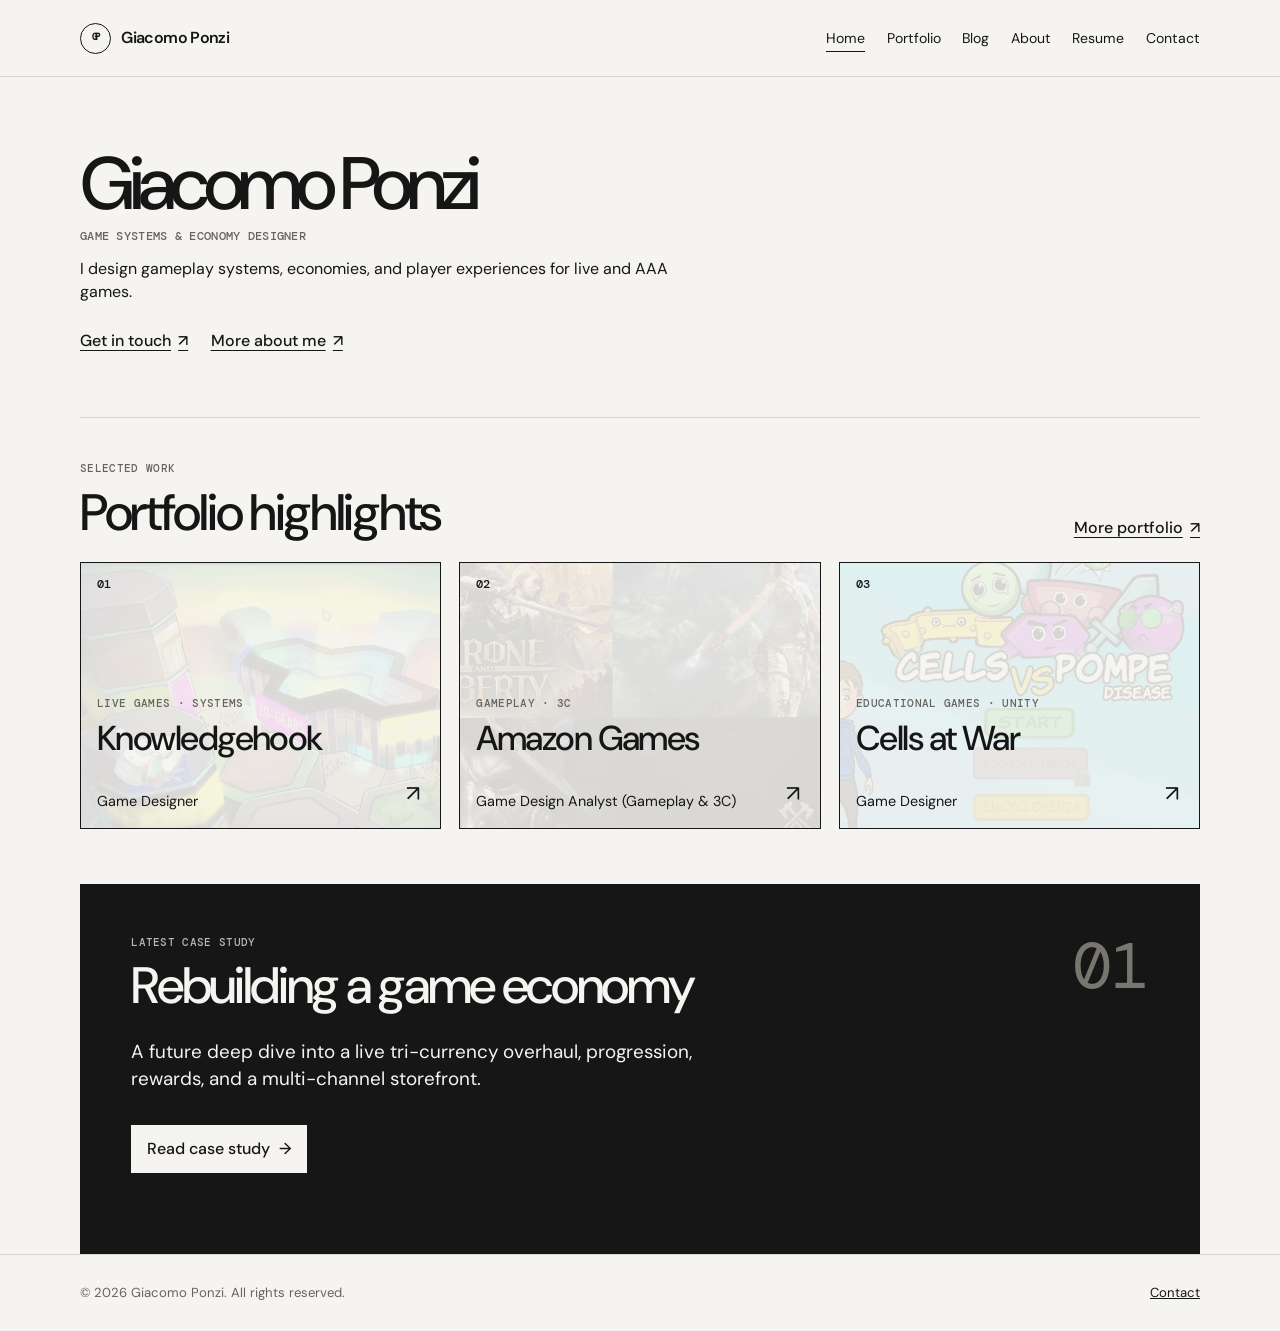
<file: index.html>
<!doctype html>
<html lang="en">
  <head>
    <meta charset="utf-8" />
    <meta name="viewport" content="width=device-width, initial-scale=1" />
    <meta name="description" content="Giacomo Ponzi — Game Systems & Economy Designer." />
    <title>Giacomo Ponzi — Game Systems & Economy Designer</title>
    <link rel="stylesheet" href="assets/styles.css?v=20260812b" />
    <script defer src="assets/content.js"></script>
    <script defer src="assets/site.js"></script>
  </head>
  <body data-page="home">
    <a class="skip-link" href="#main-content">Skip to content</a>
    <div id="site-header"></div>
    <main id="main-content">
      <section class="hero page-shell">
        <div class="hero__identity">
          <h1>Giacomo Ponzi</h1>
          <p class="hero__role">Game Systems &amp; Economy Designer</p>
          <p class="hero__brief">I design gameplay systems, economies, and player experiences for live and AAA games.</p>
        </div>
        <div class="hero__actions">
          <a class="text-link" href="contact/index.html">Get in touch <span aria-hidden="true">&#8599;</span></a>
          <a class="text-link" href="about/index.html">More about me <span aria-hidden="true">↗</span></a>
        </div>
      </section>

      <section class="page-shell section" aria-labelledby="featured-work-heading">
        <div class="section-heading">
          <div>
            <p class="eyebrow">Selected work</p>
            <h2 id="featured-work-heading">Portfolio highlights</h2>
          </div>
          <a class="text-link" href="portfolio/index.html">More portfolio <span aria-hidden="true">↗</span></a>
        </div>
        <div class="card-grid card-grid--featured" data-render="featured-projects"></div>
      </section>

      <section class="page-shell section feature-panel" aria-labelledby="latest-writing-heading">
        <div>
          <p class="eyebrow">Latest case study</p>
          <h2 id="latest-writing-heading" data-latest-title>Loading…</h2>
          <p class="feature-panel__summary" data-latest-summary></p>
          <a class="button-link" data-latest-link href="blog/index.html">Read case study <span aria-hidden="true">→</span></a>
        </div>
        <p class="feature-panel__index" aria-hidden="true">01</p>
      </section>

      <section class="page-shell section simple-cta" hidden>
        <p class="eyebrow">Open to opportunities</p>
        <h2>Let’s build a system worth mastering.</h2>
        <a class="text-link" href="contact/index.html">Get in touch <span aria-hidden="true">↗</span></a>
      </section>
    </main>
    <div id="site-footer"></div>
  </body>
</html>
</file>
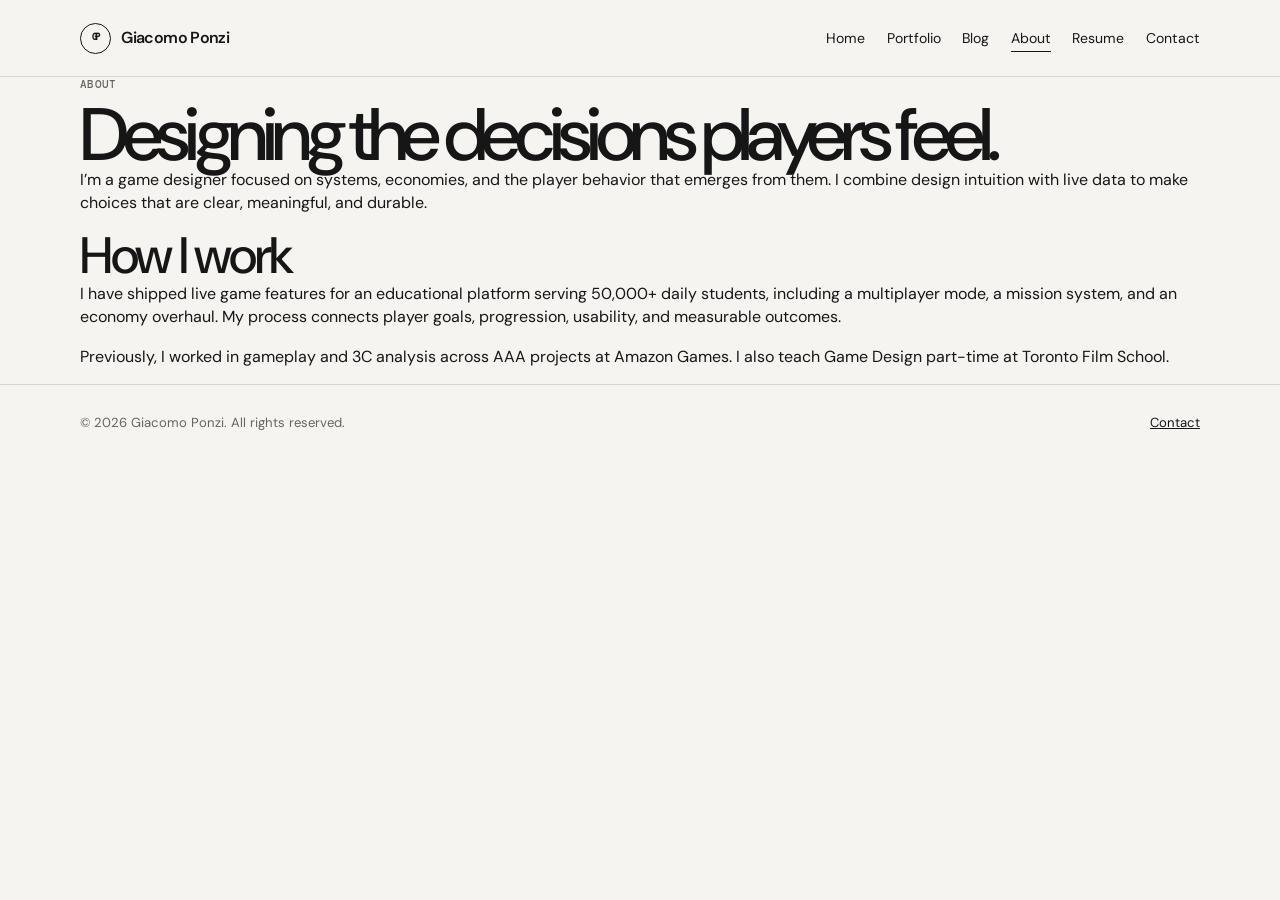
<file: about/index.html>
<!doctype html><html lang="en"><head><meta charset="utf-8"><meta name="viewport" content="width=device-width, initial-scale=1"><title>About — Giacomo Ponzi</title><link rel="stylesheet" href="../assets/styles.css"><script defer src="../assets/content.js"></script><script defer src="../assets/site.js"></script></head><body data-page="about"><a class="skip-link" href="#main-content">Skip to content</a><div id="site-header"></div><main id="main-content" class="page-shell content-page"><p class="eyebrow">About</p><h1>Designing the decisions players feel.</h1><p>I’m a game designer focused on systems, economies, and the player behavior that emerges from them. I combine design intuition with live data to make choices that are clear, meaningful, and durable.</p><h2>How I work</h2><p>I have shipped live game features for an educational platform serving 50,000+ daily students, including a multiplayer mode, a mission system, and an economy overhaul. My process connects player goals, progression, usability, and measurable outcomes.</p><p>Previously, I worked in gameplay and 3C analysis across AAA projects at Amazon Games. I also teach Game Design part-time at Toronto Film School.</p></main><div id="site-footer"></div></body></html>
</file>
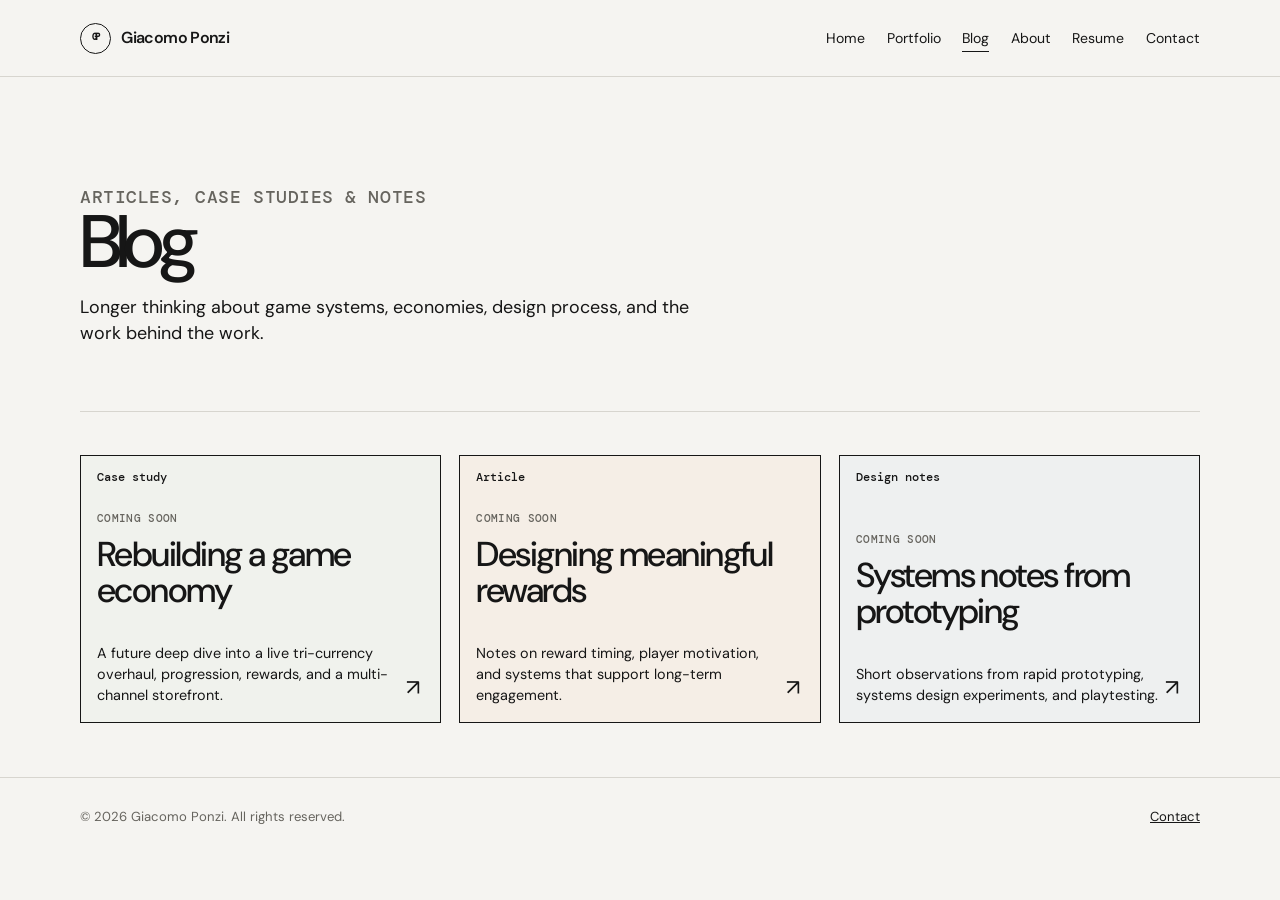
<file: blog/index.html>
<!doctype html><html lang="en"><head><meta charset="utf-8"><meta name="viewport" content="width=device-width, initial-scale=1"><meta name="description" content="Articles and case studies by Giacomo Ponzi."><title>Blog - Giacomo Ponzi</title><link rel="stylesheet" href="../assets/styles.css"><script defer src="../assets/content.js"></script><script defer src="../assets/site.js"></script></head><body data-page="blog"><a class="skip-link" href="#main-content">Skip to content</a><div id="site-header"></div><main id="main-content"><section class="page-shell page-intro"><p class="eyebrow">Articles, case studies &amp; notes</p><h1>Blog</h1><p>Longer thinking about game systems, economies, design process, and the work behind the work.</p></section><section class="page-shell section" aria-label="Blog posts"><div class="card-grid card-grid--compact" data-render="posts"></div></section></main><div id="site-footer"></div></body></html>
</file>
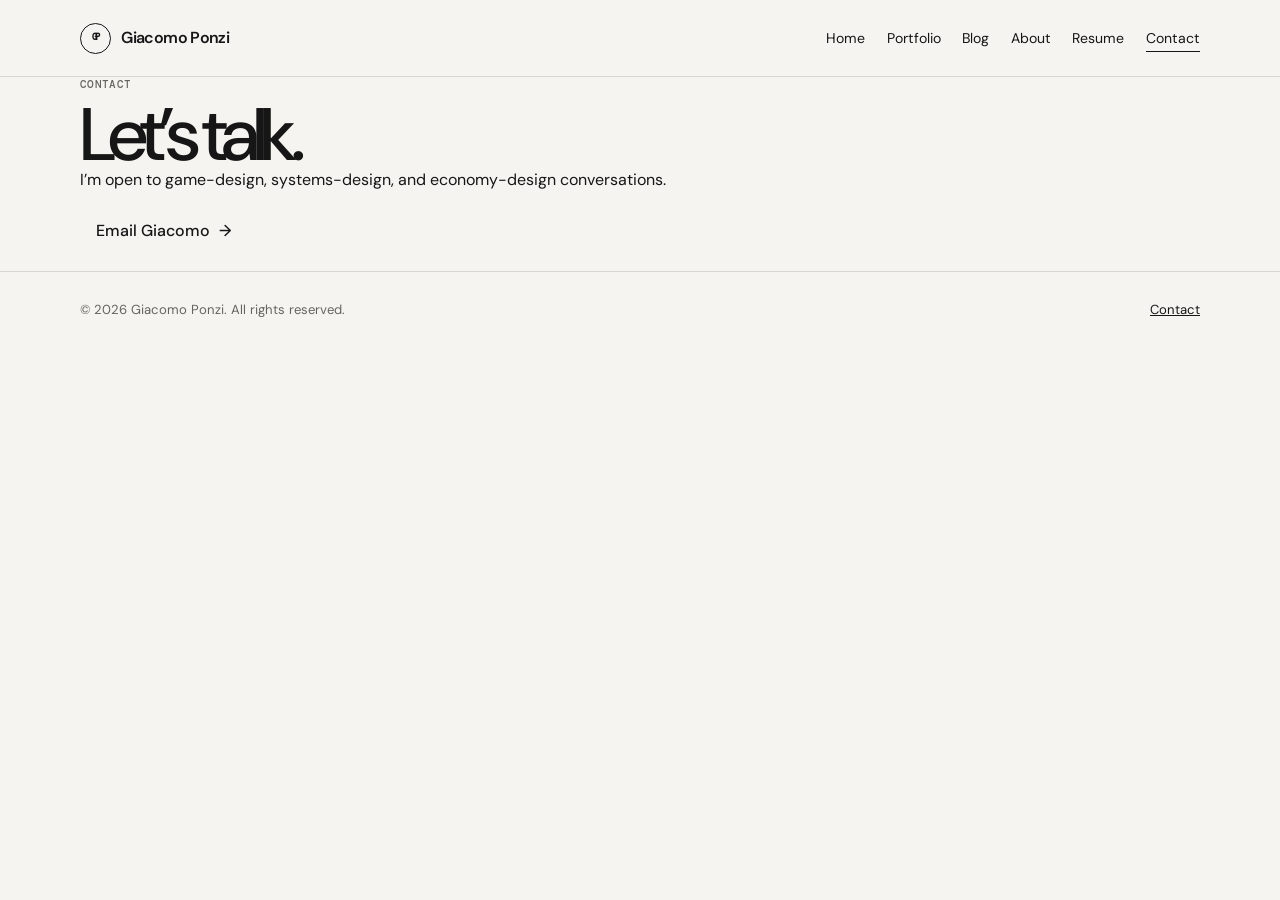
<file: contact/index.html>
<!doctype html><html lang="en"><head><meta charset="utf-8"><meta name="viewport" content="width=device-width, initial-scale=1"><title>Contact — Giacomo Ponzi</title><link rel="stylesheet" href="../assets/styles.css"><script defer src="../assets/content.js"></script><script defer src="../assets/site.js"></script></head><body data-page="contact"><a class="skip-link" href="#main-content">Skip to content</a><div id="site-header"></div><main id="main-content" class="page-shell content-page"><p class="eyebrow">Contact</p><h1>Let’s talk.</h1><p>I’m open to game-design, systems-design, and economy-design conversations.</p><p><a class="button-link" data-contact-email href="mailto:giacomo.ponzi91@gmail.com">Email Giacomo <span aria-hidden="true">→</span></a></p></main><div id="site-footer"></div></body></html>
</file>
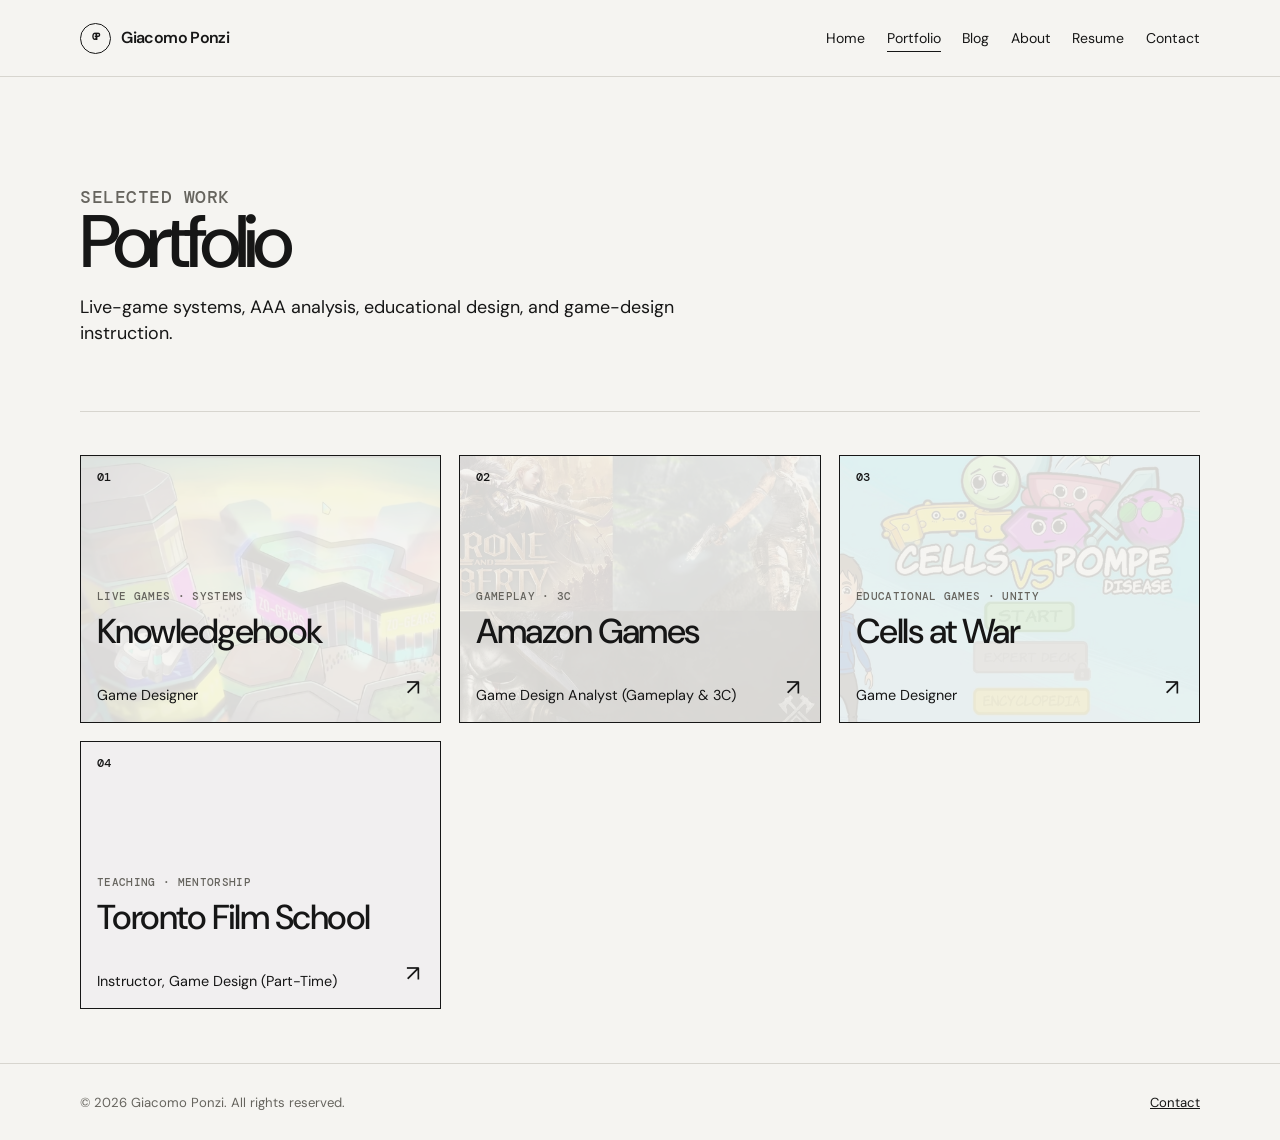
<file: portfolio/index.html>
<!doctype html><html lang="en"><head><meta charset="utf-8"><meta name="viewport" content="width=device-width, initial-scale=1"><meta name="description" content="Portfolio work by Giacomo Ponzi."><title>Portfolio - Giacomo Ponzi</title><link rel="stylesheet" href="../assets/styles.css"><script defer src="../assets/content.js"></script><script defer src="../assets/site.js"></script></head><body data-page="portfolio"><a class="skip-link" href="#main-content">Skip to content</a><div id="site-header"></div><main id="main-content"><section class="page-shell page-intro"><p class="eyebrow">Selected work</p><h1>Portfolio</h1><p>Live-game systems, AAA analysis, educational design, and game-design instruction.</p></section><section class="page-shell section" aria-label="Portfolio projects"><div class="card-grid card-grid--compact" data-render="projects"></div></section></main><div id="site-footer"></div></body></html>
</file>
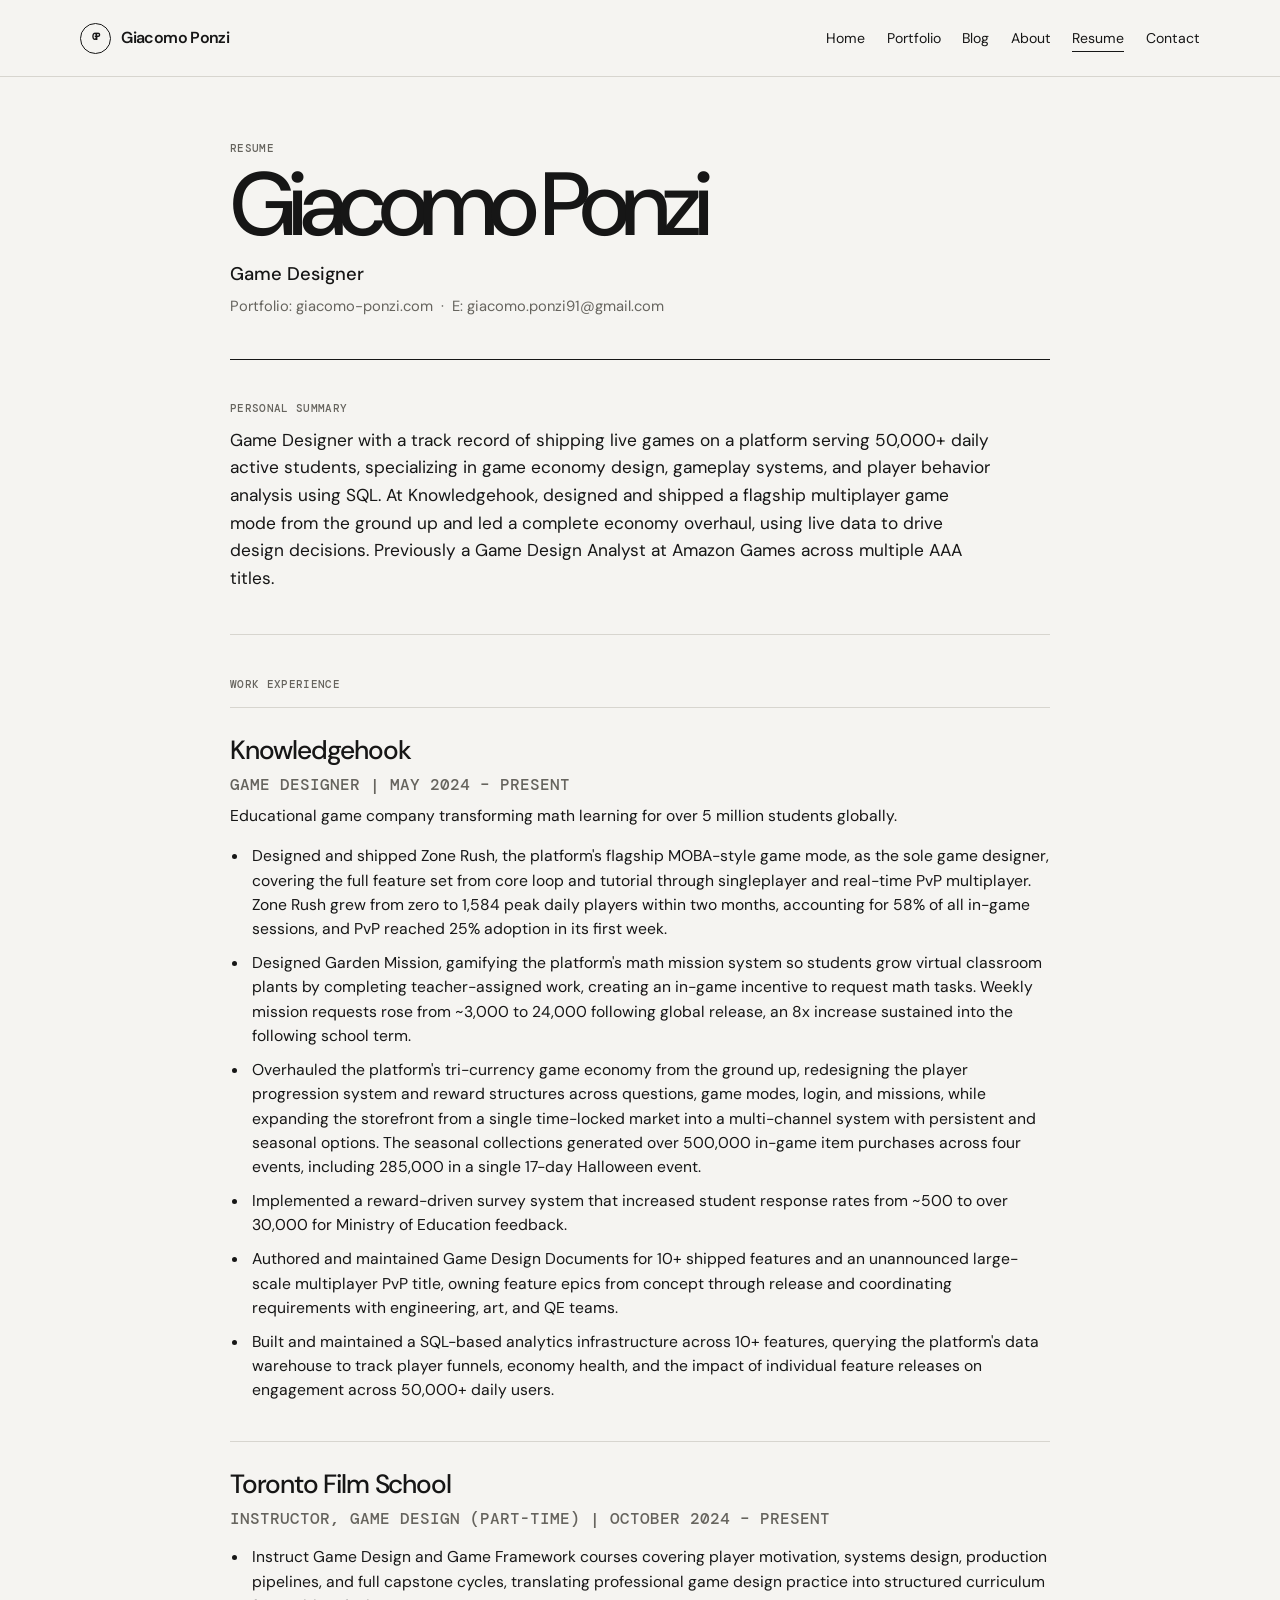
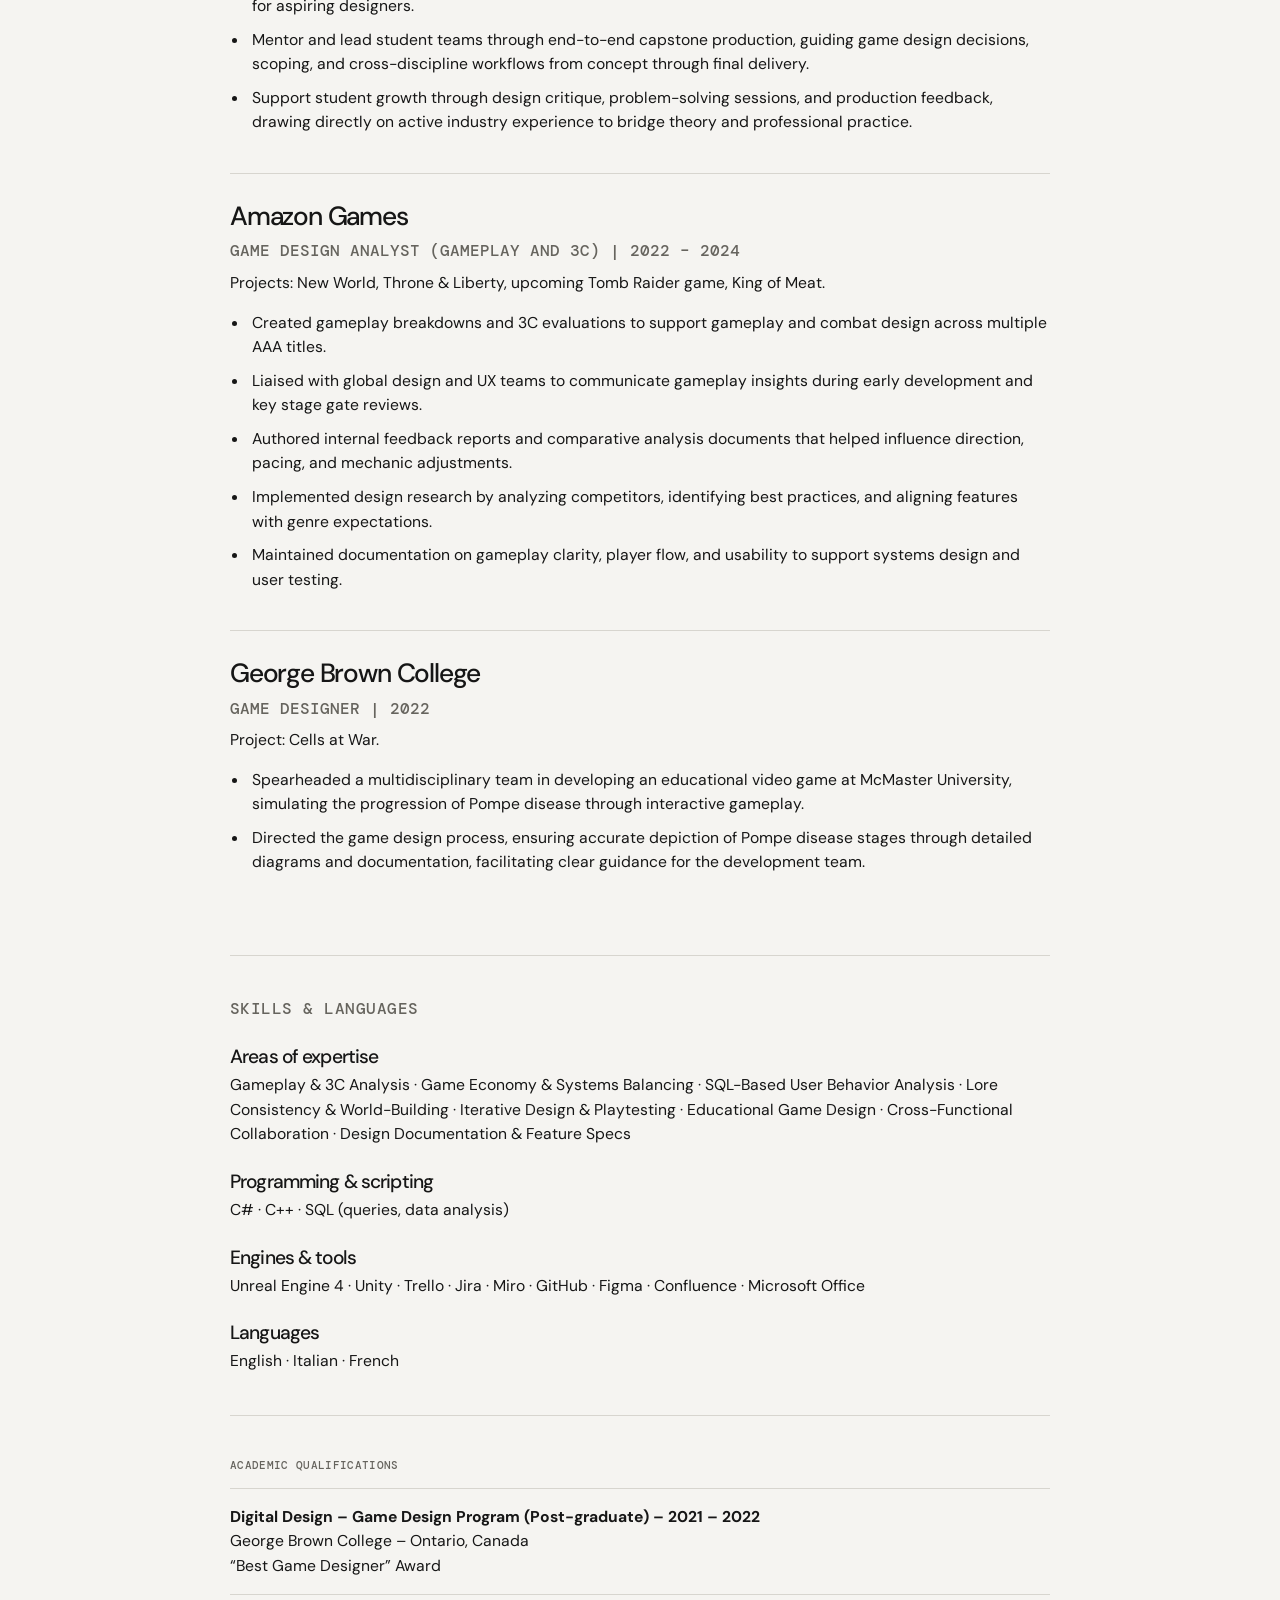
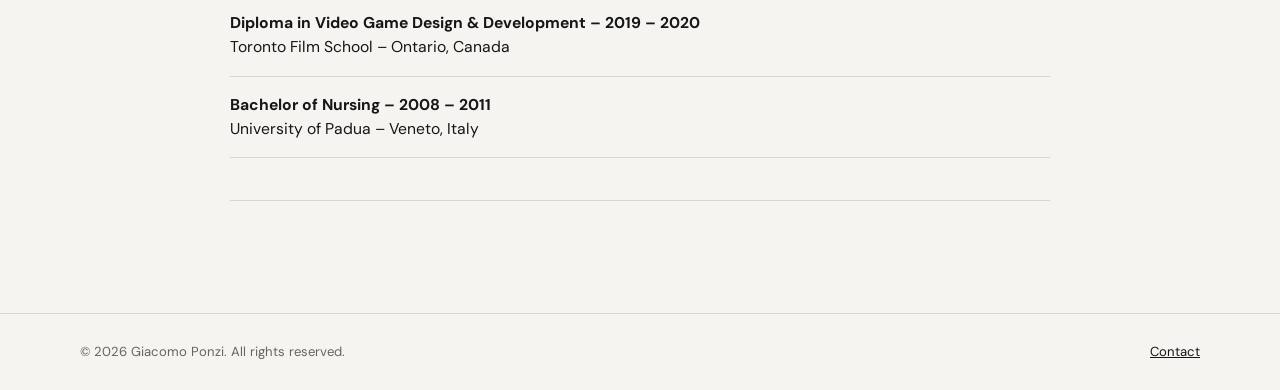
<file: resume/index.html>
<!doctype html>
<html lang="en"><head><meta charset="utf-8"><meta name="viewport" content="width=device-width, initial-scale=1"><title>Resume — Giacomo Ponzi</title><link rel="stylesheet" href="../assets/styles.css"><script defer src="../assets/content.js"></script><script defer src="../assets/site.js"></script></head>
<body data-page="resume"><a class="skip-link" href="#main-content">Skip to content</a><div id="site-header"></div>
<main id="main-content" class="page-shell resume-page">
  <section class="resume-hero"><p class="eyebrow">Resume</p><h1>Giacomo Ponzi</h1><p class="resume-hero__role">Game Designer</p><p>Portfolio: giacomo-ponzi.com &nbsp;·&nbsp; E: giacomo.ponzi91@gmail.com</p></section>
  <section class="resume-section"><p class="eyebrow">Personal summary</p><p class="resume-lead">Game Designer with a track record of shipping live games on a platform serving 50,000+ daily active students, specializing in game economy design, gameplay systems, and player behavior analysis using SQL. At Knowledgehook, designed and shipped a flagship multiplayer game mode from the ground up and led a complete economy overhaul, using live data to drive design decisions. Previously a Game Design Analyst at Amazon Games across multiple AAA titles.</p></section>
  <section class="resume-section"><p class="eyebrow">Work experience</p>
    <article class="resume-entry"><h2>Knowledgehook</h2><p class="resume-entry__meta">Game Designer | May 2024 – Present</p><p>Educational game company transforming math learning for over 5 million students globally.</p><ul><li>Designed and shipped Zone Rush, the platform's flagship MOBA-style game mode, as the sole game designer, covering the full feature set from core loop and tutorial through singleplayer and real-time PvP multiplayer. Zone Rush grew from zero to 1,584 peak daily players within two months, accounting for 58% of all in-game sessions, and PvP reached 25% adoption in its first week.</li><li>Designed Garden Mission, gamifying the platform's math mission system so students grow virtual classroom plants by completing teacher-assigned work, creating an in-game incentive to request math tasks. Weekly mission requests rose from ~3,000 to 24,000 following global release, an 8x increase sustained into the following school term.</li><li>Overhauled the platform's tri-currency game economy from the ground up, redesigning the player progression system and reward structures across questions, game modes, login, and missions, while expanding the storefront from a single time-locked market into a multi-channel system with persistent and seasonal options. The seasonal collections generated over 500,000 in-game item purchases across four events, including 285,000 in a single 17-day Halloween event.</li><li>Implemented a reward-driven survey system that increased student response rates from ~500 to over 30,000 for Ministry of Education feedback.</li><li>Authored and maintained Game Design Documents for 10+ shipped features and an unannounced large-scale multiplayer PvP title, owning feature epics from concept through release and coordinating requirements with engineering, art, and QE teams.</li><li>Built and maintained a SQL-based analytics infrastructure across 10+ features, querying the platform's data warehouse to track player funnels, economy health, and the impact of individual feature releases on engagement across 50,000+ daily users.</li></ul></article>
    <article class="resume-entry"><h2>Toronto Film School</h2><p class="resume-entry__meta">Instructor, Game Design (Part-Time) | October 2024 – Present</p><ul><li>Instruct Game Design and Game Framework courses covering player motivation, systems design, production pipelines, and full capstone cycles, translating professional game design practice into structured curriculum for aspiring designers.</li><li>Mentor and lead student teams through end-to-end capstone production, guiding game design decisions, scoping, and cross-discipline workflows from concept through final delivery.</li><li>Support student growth through design critique, problem-solving sessions, and production feedback, drawing directly on active industry experience to bridge theory and professional practice.</li></ul></article>
    <article class="resume-entry"><h2>Amazon Games</h2><p class="resume-entry__meta">Game Design Analyst (Gameplay and 3C) | 2022 – 2024</p><p>Projects: New World, Throne &amp; Liberty, upcoming Tomb Raider game, King of Meat.</p><ul><li>Created gameplay breakdowns and 3C evaluations to support gameplay and combat design across multiple AAA titles.</li><li>Liaised with global design and UX teams to communicate gameplay insights during early development and key stage gate reviews.</li><li>Authored internal feedback reports and comparative analysis documents that helped influence direction, pacing, and mechanic adjustments.</li><li>Implemented design research by analyzing competitors, identifying best practices, and aligning features with genre expectations.</li><li>Maintained documentation on gameplay clarity, player flow, and usability to support systems design and user testing.</li></ul></article>
    <article class="resume-entry"><h2>George Brown College</h2><p class="resume-entry__meta">Game Designer | 2022</p><p>Project: Cells at War.</p><ul><li>Spearheaded a multidisciplinary team in developing an educational video game at McMaster University, simulating the progression of Pompe disease through interactive gameplay.</li><li>Directed the game design process, ensuring accurate depiction of Pompe disease stages through detailed diagrams and documentation, facilitating clear guidance for the development team.</li></ul></article>
  </section>
  <section class="resume-section resume-skills"><p class="eyebrow">Skills &amp; languages</p><h2>Areas of expertise</h2><p>Gameplay &amp; 3C Analysis · Game Economy &amp; Systems Balancing · SQL-Based User Behavior Analysis · Lore Consistency &amp; World-Building · Iterative Design &amp; Playtesting · Educational Game Design · Cross-Functional Collaboration · Design Documentation &amp; Feature Specs</p><h2>Programming &amp; scripting</h2><p>C# · C++ · SQL (queries, data analysis)</p><h2>Engines &amp; tools</h2><p>Unreal Engine 4 · Unity · Trello · Jira · Miro · GitHub · Figma · Confluence · Microsoft Office</p><h2>Languages</h2><p>English · Italian · French</p></section>
  <section class="resume-section"><p class="eyebrow">Academic qualifications</p><ul class="resume-education"><li><strong>Digital Design – Game Design Program (Post-graduate) – 2021 – 2022</strong>George Brown College – Ontario, Canada<br>“Best Game Designer” Award</li><li><strong>Diploma in Video Game Design &amp; Development – 2019 – 2020</strong>Toronto Film School – Ontario, Canada</li><li><strong>Bachelor of Nursing – 2008 – 2011</strong>University of Padua – Veneto, Italy</li></ul></section>
</main><div id="site-footer"></div></body></html>
</file>
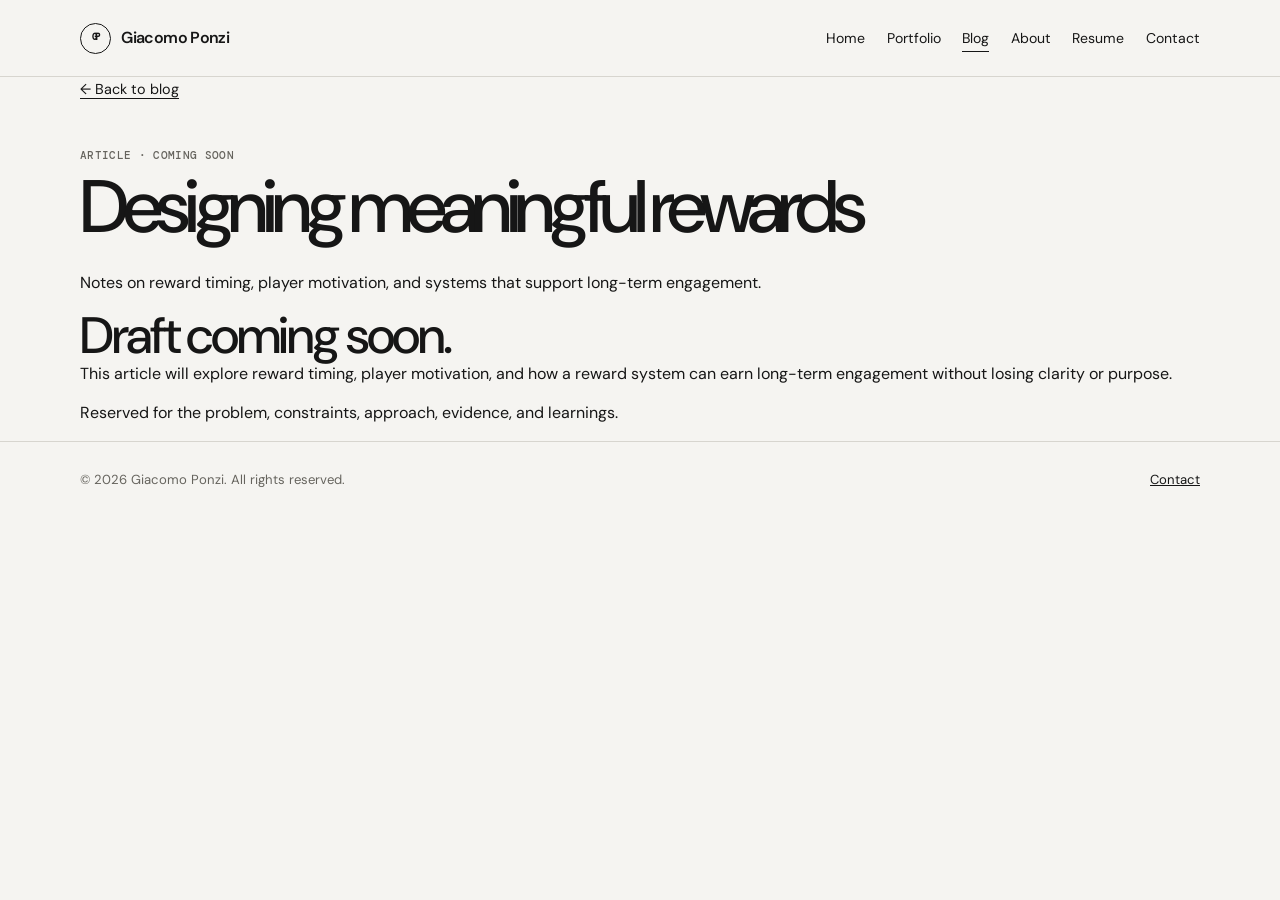
<file: blog/designing-meaningful-rewards.html>
<!doctype html><html lang="en"><head><meta charset="utf-8"><meta name="viewport" content="width=device-width, initial-scale=1"><title>Article — Giacomo Ponzi</title><link rel="stylesheet" href="../assets/styles.css"><script defer src="../assets/content.js"></script><script defer src="../assets/site.js"></script></head><body data-page="blog" data-post="designing-meaningful-rewards"><a class="skip-link" href="#main-content">Skip to content</a><div id="site-header"></div><main id="main-content" class="page-shell detail"><a class="back-link" href="index.html">← Back to blog</a><p class="eyebrow" style="margin-top:3rem" data-detail-role></p><h1 data-detail-title>Article</h1><p class="detail__body" style="margin-top:2rem" data-detail-summary></p><h2>Draft coming soon.</h2><p class="detail__body" data-detail-body></p><p class="detail__placeholder">Reserved for the problem, constraints, approach, evidence, and learnings.</p></main><div id="site-footer"></div></body></html>
</file>
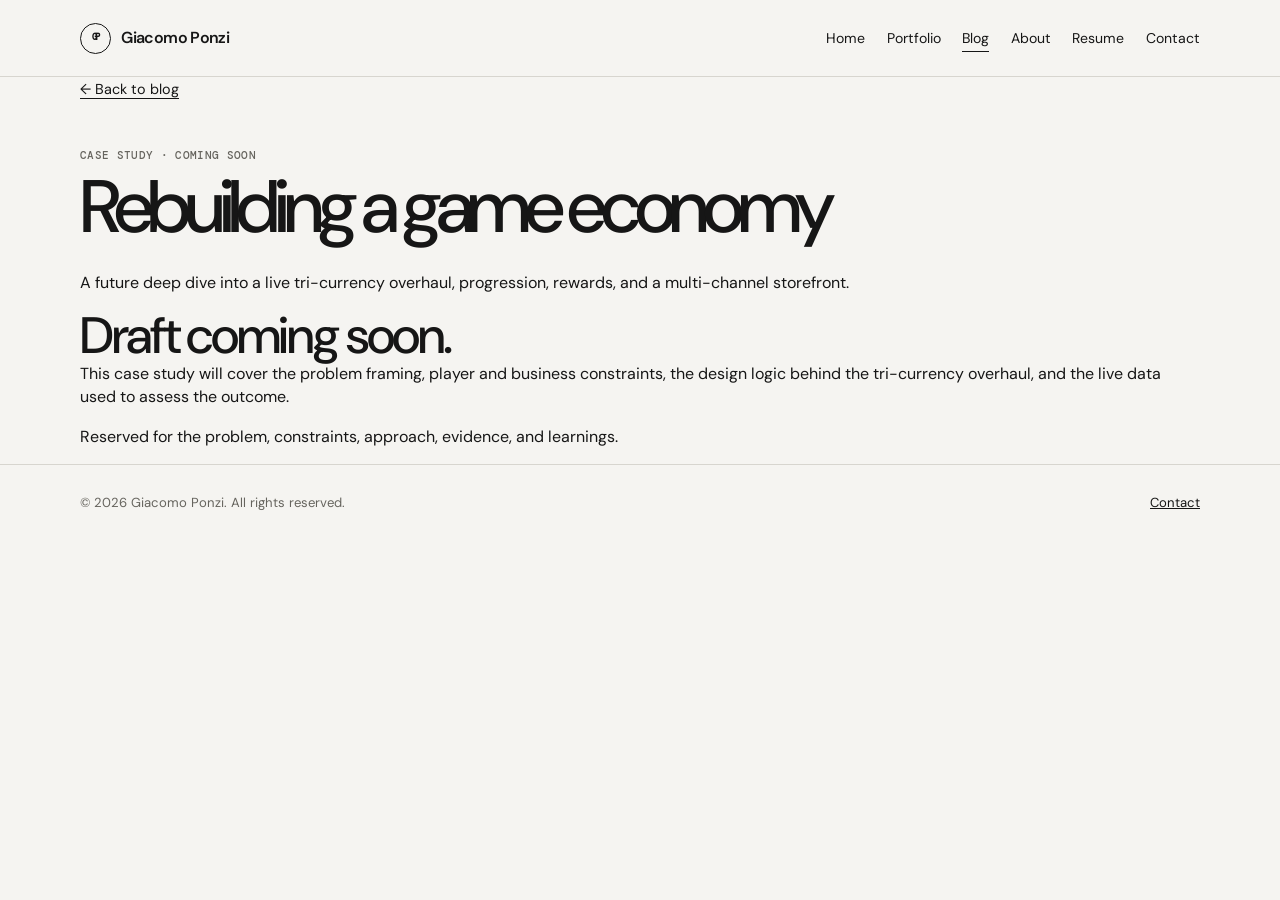
<file: blog/rebuilding-a-game-economy.html>
<!doctype html><html lang="en"><head><meta charset="utf-8"><meta name="viewport" content="width=device-width, initial-scale=1"><title>Case study — Giacomo Ponzi</title><link rel="stylesheet" href="../assets/styles.css"><script defer src="../assets/content.js"></script><script defer src="../assets/site.js"></script></head><body data-page="blog" data-post="rebuilding-a-game-economy"><a class="skip-link" href="#main-content">Skip to content</a><div id="site-header"></div><main id="main-content" class="page-shell detail"><a class="back-link" href="index.html">← Back to blog</a><p class="eyebrow" style="margin-top:3rem" data-detail-role></p><h1 data-detail-title>Article</h1><p class="detail__body" style="margin-top:2rem" data-detail-summary></p><h2>Draft coming soon.</h2><p class="detail__body" data-detail-body></p><p class="detail__placeholder">Reserved for the problem, constraints, approach, evidence, and learnings.</p></main><div id="site-footer"></div></body></html>
</file>
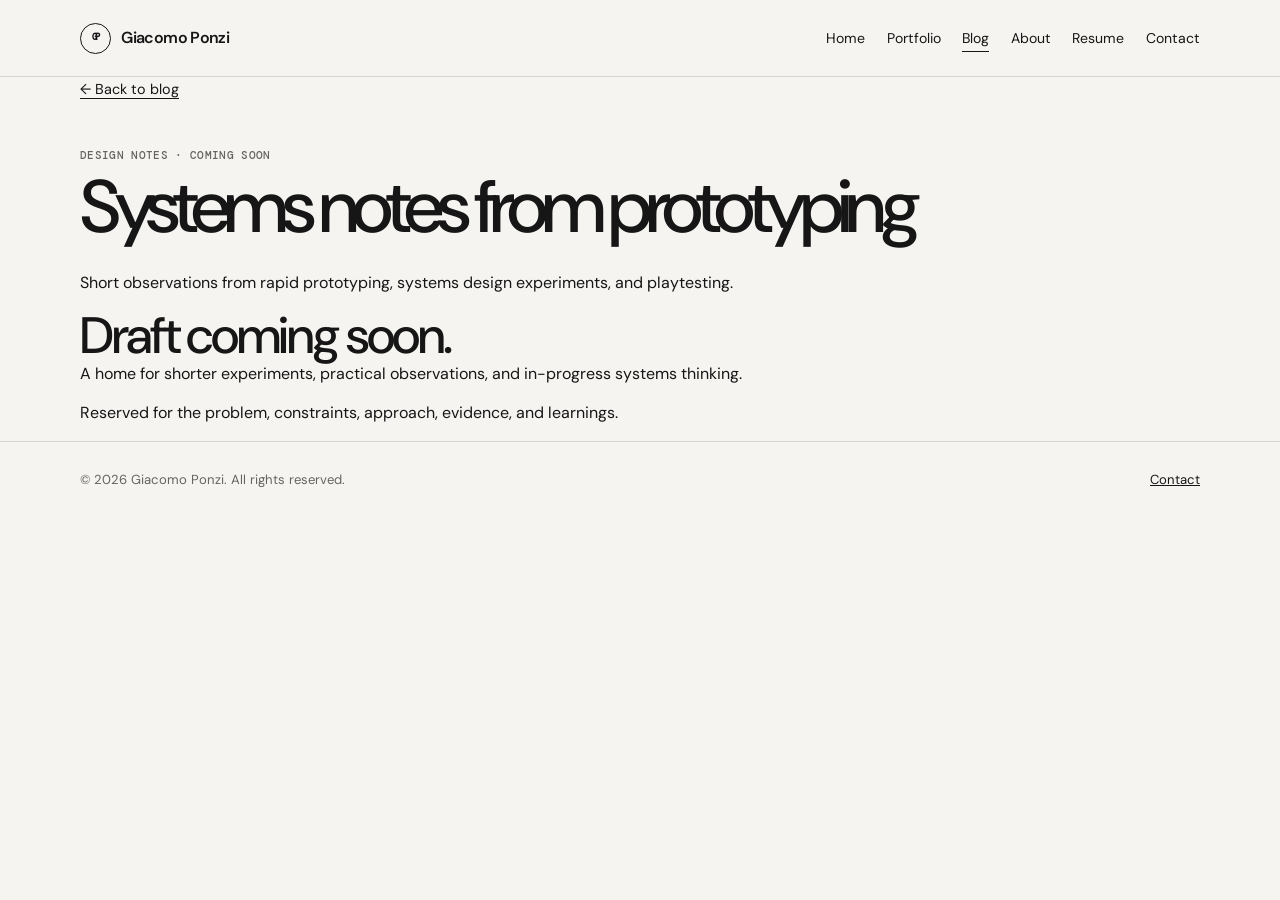
<file: blog/systems-notes-from-prototyping.html>
<!doctype html><html lang="en"><head><meta charset="utf-8"><meta name="viewport" content="width=device-width, initial-scale=1"><title>Design notes — Giacomo Ponzi</title><link rel="stylesheet" href="../assets/styles.css"><script defer src="../assets/content.js"></script><script defer src="../assets/site.js"></script></head><body data-page="blog" data-post="systems-notes-from-prototyping"><a class="skip-link" href="#main-content">Skip to content</a><div id="site-header"></div><main id="main-content" class="page-shell detail"><a class="back-link" href="index.html">← Back to blog</a><p class="eyebrow" style="margin-top:3rem" data-detail-role></p><h1 data-detail-title>Article</h1><p class="detail__body" style="margin-top:2rem" data-detail-summary></p><h2>Draft coming soon.</h2><p class="detail__body" data-detail-body></p><p class="detail__placeholder">Reserved for the problem, constraints, approach, evidence, and learnings.</p></main><div id="site-footer"></div></body></html>
</file>
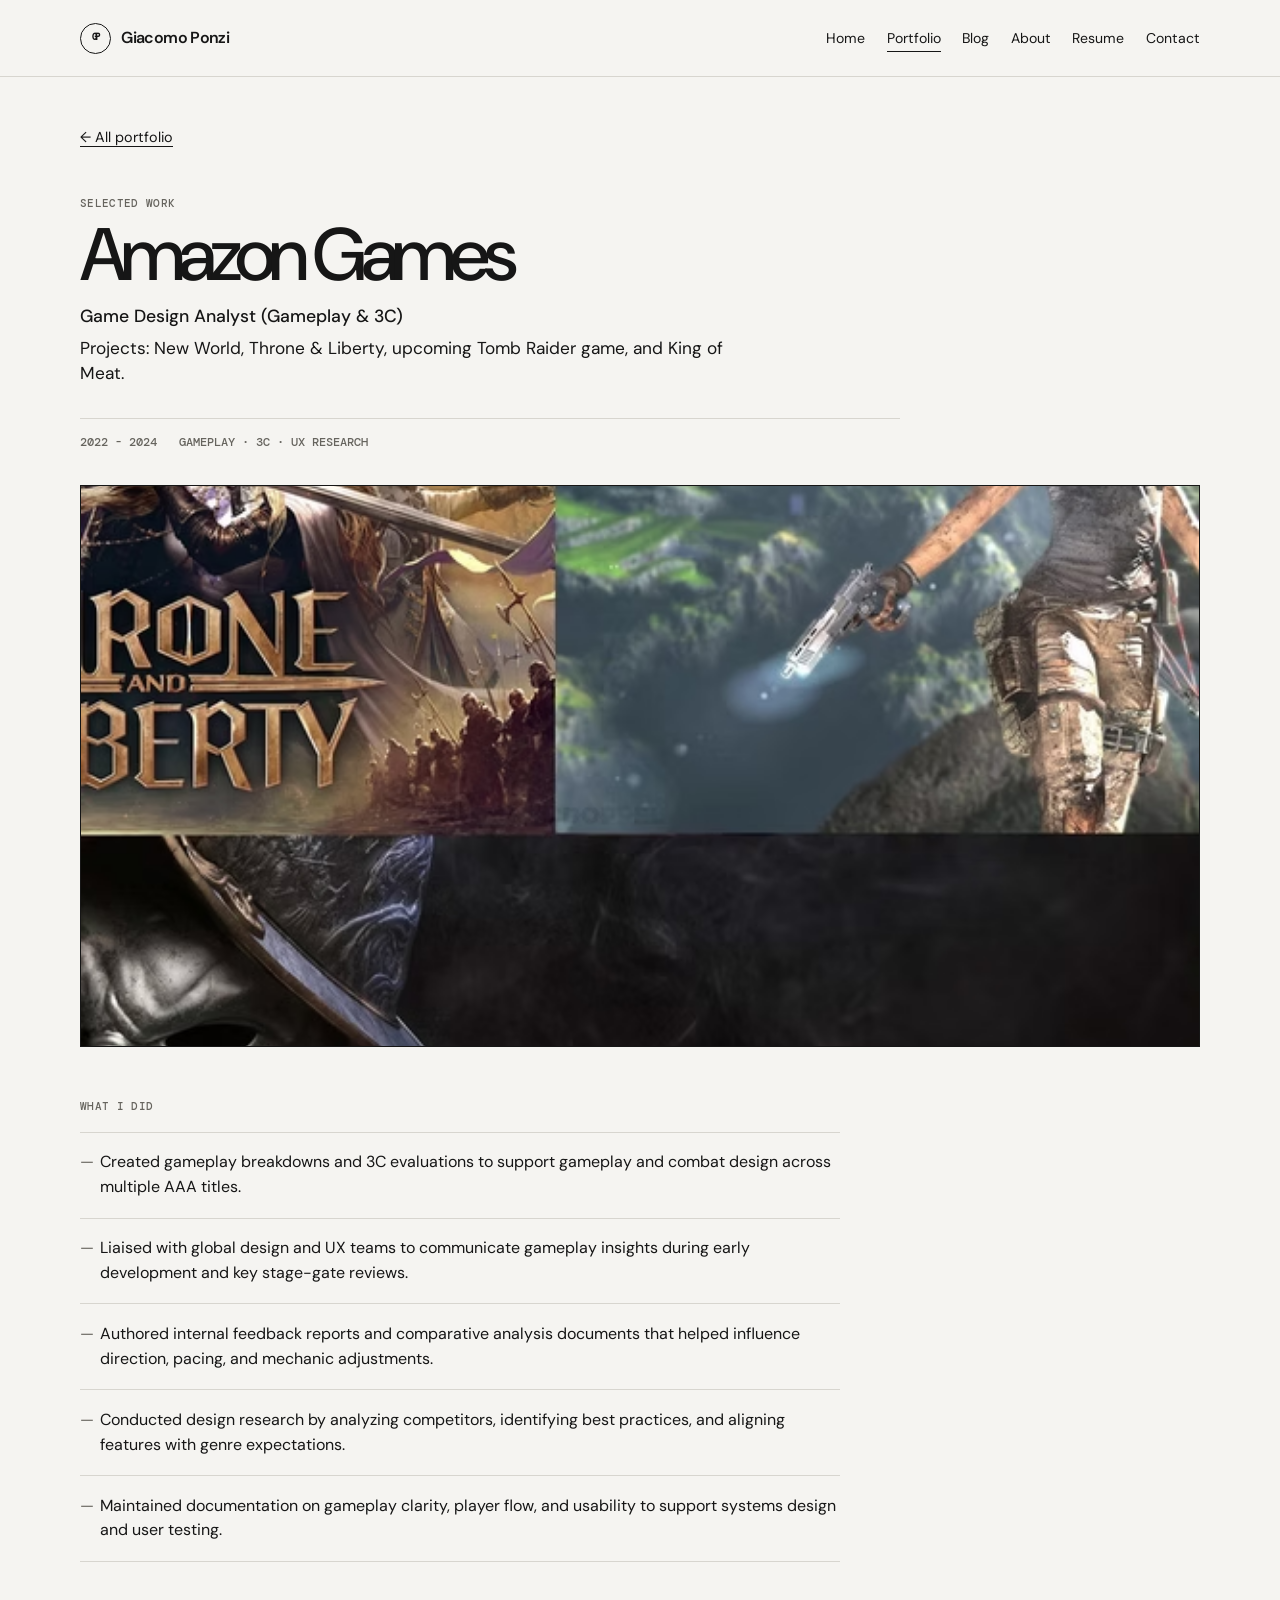
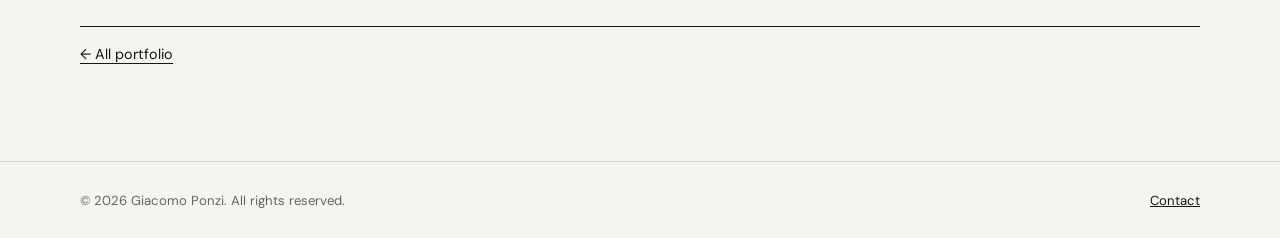
<file: portfolio/amazon-games.html>
<!doctype html><html lang="en"><head><meta charset="utf-8"><meta name="viewport" content="width=device-width,initial-scale=1"><title>Amazon Games — Giacomo Ponzi</title><link rel="stylesheet" href="../assets/styles.css"><script defer src="../assets/content.js"></script><script defer src="../assets/site-cv.js"></script></head><body data-page="portfolio" data-project="amazon-games"><a class="skip-link" href="#main-content">Skip to content</a><div id="site-header"></div><main id="main-content" class="page-shell project-page"><a class="back-link" href="index.html">← All portfolio</a><section class="project-page__hero"><p class="eyebrow">Selected work</p><h1 data-detail-title></h1><p class="project-page__role" data-detail-role></p><p class="project-page__summary" data-detail-summary></p><div class="project-page__meta"><span data-detail-period></span><span data-detail-tags></span></div></section><section class="project-image" data-detail-image-section><img data-detail-image alt="Amazon Games project artwork"></section><section class="project-content"><p class="eyebrow">What I did</p><ul data-detail-highlights></ul></section><footer class="project-page__footer"><a href="index.html">← All portfolio</a><a data-detail-related href="#" hidden></a></footer></main><div id="site-footer"></div></body></html>
</file>
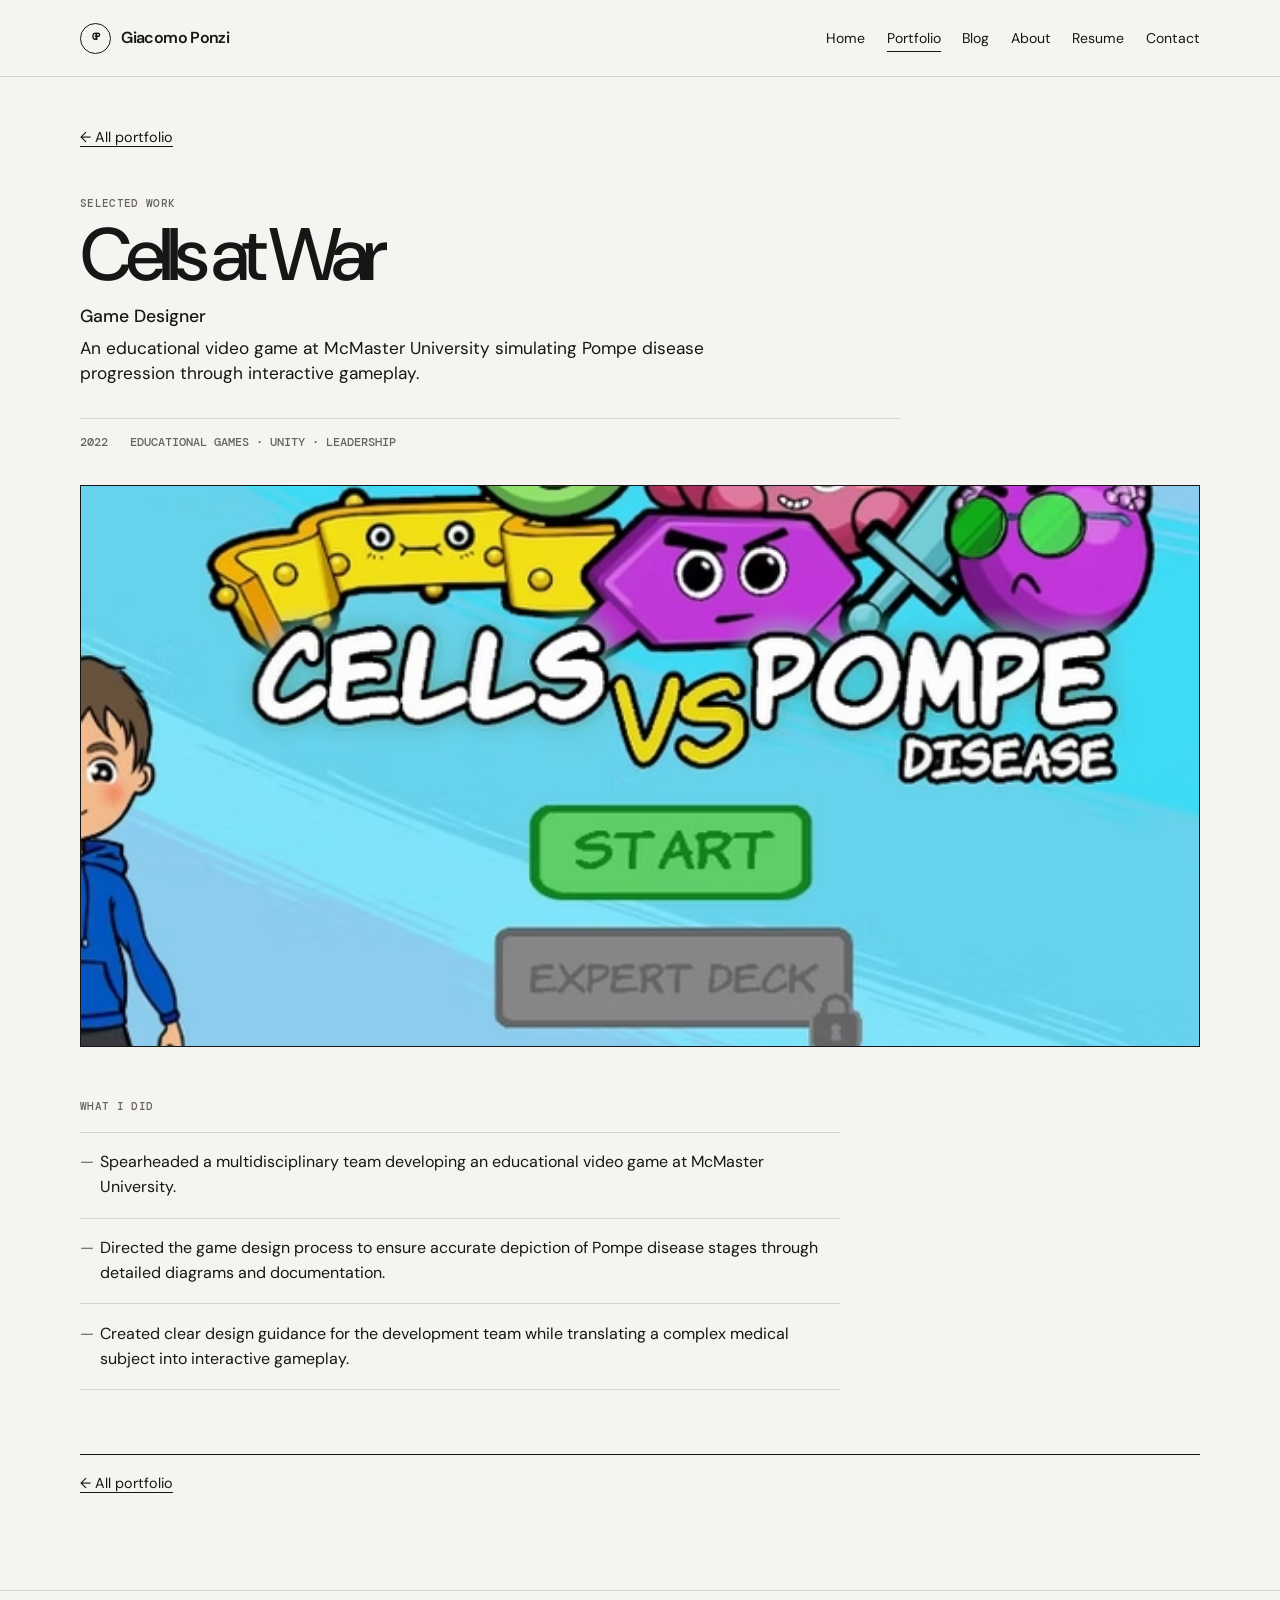
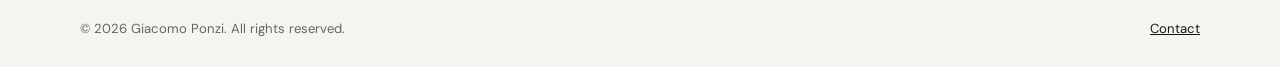
<file: portfolio/cells-at-war.html>
<!doctype html><html lang="en"><head><meta charset="utf-8"><meta name="viewport" content="width=device-width,initial-scale=1"><title>Cells at War — Giacomo Ponzi</title><link rel="stylesheet" href="../assets/styles.css"><script defer src="../assets/content.js"></script><script defer src="../assets/site-cv.js"></script></head><body data-page="portfolio" data-project="cells-at-war"><a class="skip-link" href="#main-content">Skip to content</a><div id="site-header"></div><main id="main-content" class="page-shell project-page"><a class="back-link" href="index.html">← All portfolio</a><section class="project-page__hero"><p class="eyebrow">Selected work</p><h1 data-detail-title></h1><p class="project-page__role" data-detail-role></p><p class="project-page__summary" data-detail-summary></p><div class="project-page__meta"><span data-detail-period></span><span data-detail-tags></span></div></section><section class="project-image" data-detail-image-section><img data-detail-image alt="Cells at War project artwork"></section><section class="project-content"><p class="eyebrow">What I did</p><ul data-detail-highlights></ul></section><footer class="project-page__footer"><a href="index.html">← All portfolio</a><a data-detail-related href="#" hidden></a></footer></main><div id="site-footer"></div></body></html>
</file>
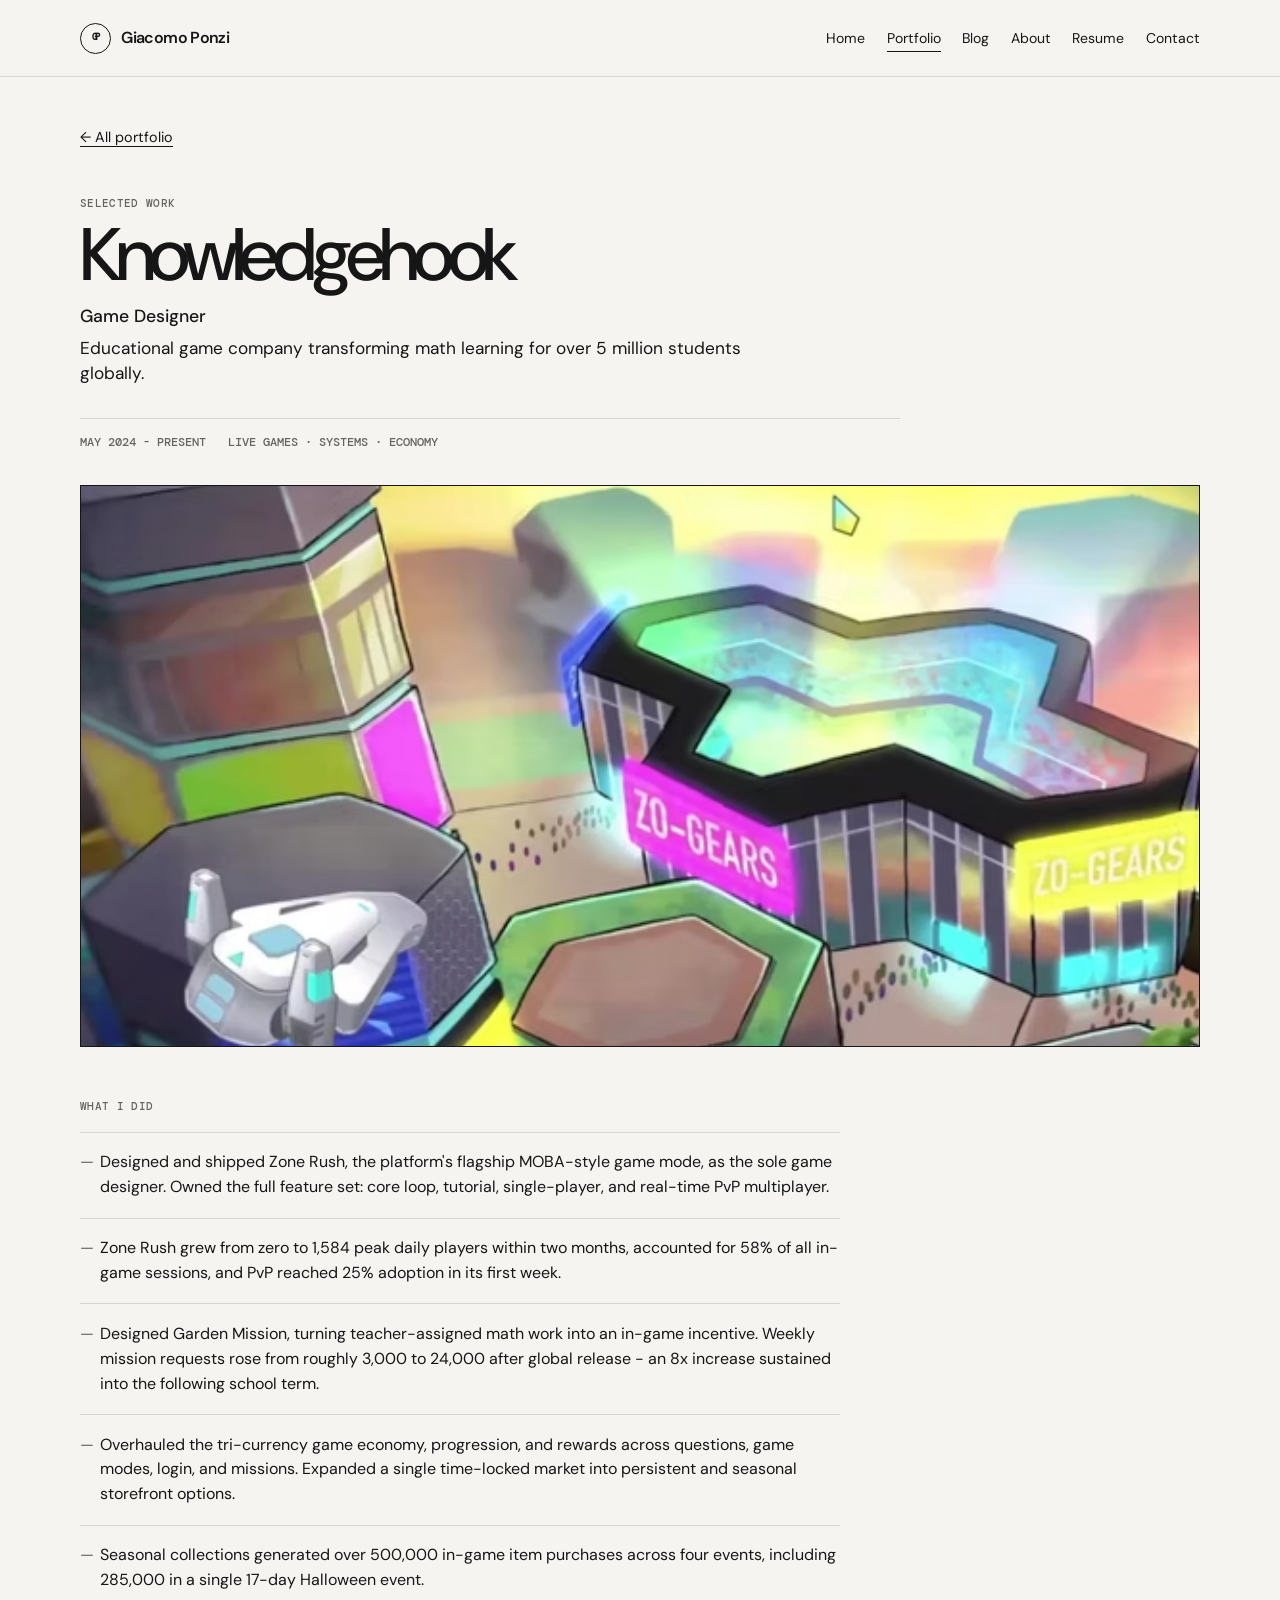
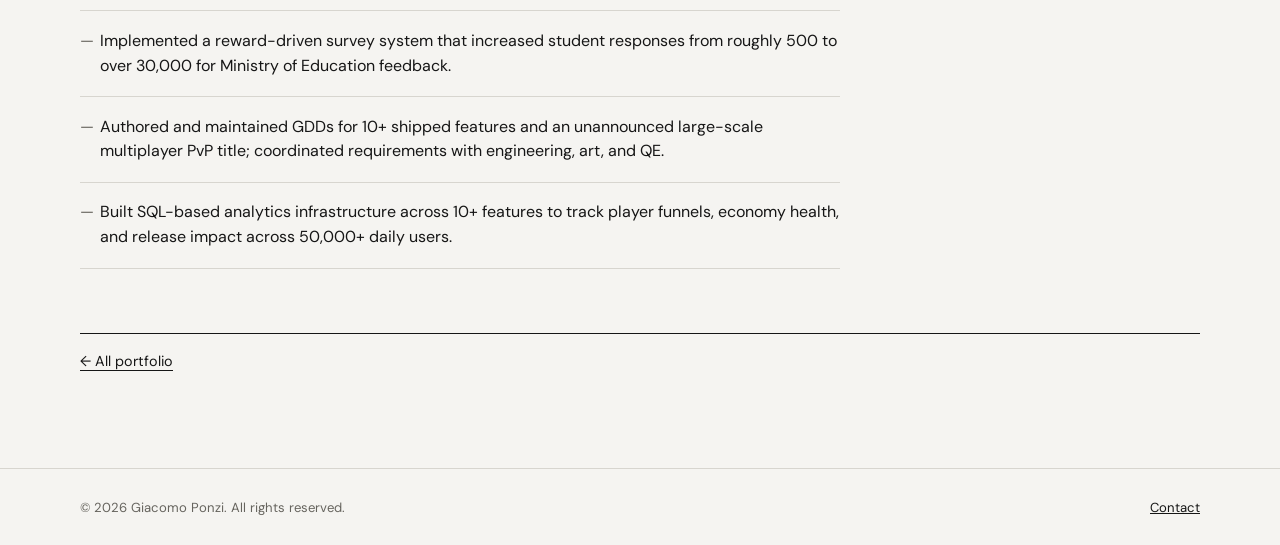
<file: portfolio/knowledgehook.html>
<!doctype html><html lang="en"><head><meta charset="utf-8"><meta name="viewport" content="width=device-width,initial-scale=1"><title>Knowledgehook — Giacomo Ponzi</title><link rel="stylesheet" href="../assets/styles.css"><script defer src="../assets/content.js"></script><script defer src="../assets/site-cv.js"></script></head><body data-page="portfolio" data-project="knowledgehook"><a class="skip-link" href="#main-content">Skip to content</a><div id="site-header"></div><main id="main-content" class="page-shell project-page"><a class="back-link" href="index.html">← All portfolio</a><section class="project-page__hero"><p class="eyebrow">Selected work</p><h1 data-detail-title></h1><p class="project-page__role" data-detail-role></p><p class="project-page__summary" data-detail-summary></p><div class="project-page__meta"><span data-detail-period></span><span data-detail-tags></span></div></section><section class="project-image" data-detail-image-section><img data-detail-image alt="Knowledgehook project artwork"></section><section class="project-content"><p class="eyebrow">What I did</p><ul data-detail-highlights></ul></section><footer class="project-page__footer"><a href="index.html">← All portfolio</a><a data-detail-related href="#" hidden></a></footer></main><div id="site-footer"></div></body></html>
</file>
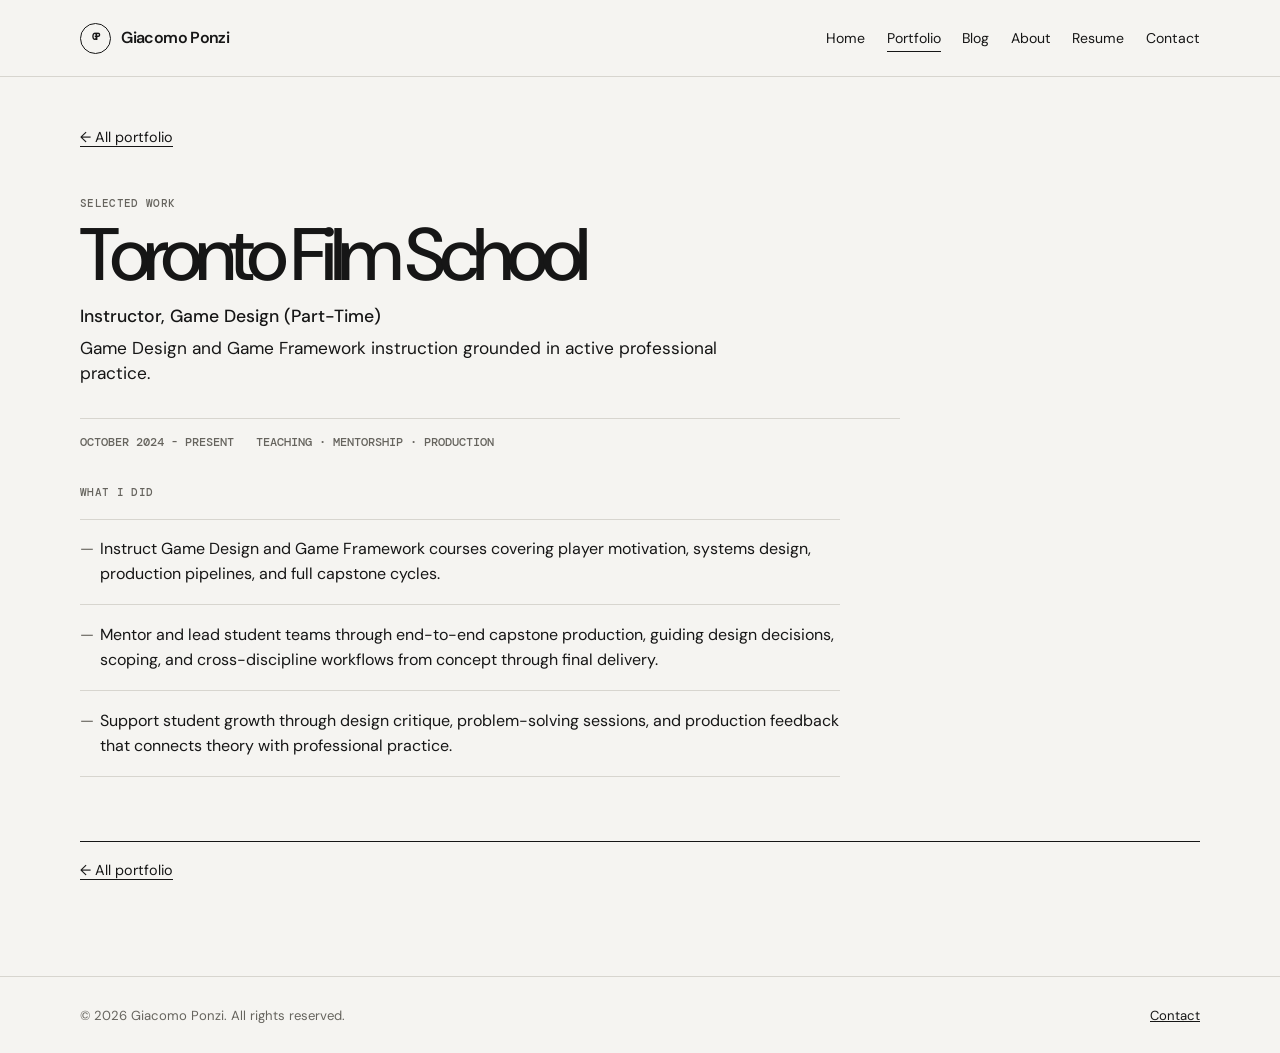
<file: portfolio/onkan.html>
<!doctype html><html lang="en"><head><meta charset="utf-8"><meta name="viewport" content="width=device-width,initial-scale=1"><title>Toronto Film School — Giacomo Ponzi</title><link rel="stylesheet" href="../assets/styles.css"><script defer src="../assets/content.js"></script><script defer src="../assets/site-cv.js"></script></head><body data-page="portfolio" data-project="onkan"><a class="skip-link" href="#main-content">Skip to content</a><div id="site-header"></div><main id="main-content" class="page-shell project-page"><a class="back-link" href="index.html">← All portfolio</a><section class="project-page__hero"><p class="eyebrow">Selected work</p><h1 data-detail-title></h1><p class="project-page__role" data-detail-role></p><p class="project-page__summary" data-detail-summary></p><div class="project-page__meta"><span data-detail-period></span><span data-detail-tags></span></div></section><section class="project-image" data-detail-image-section><img data-detail-image alt="Project artwork"></section><section class="project-content"><p class="eyebrow">What I did</p><ul data-detail-highlights></ul></section><footer class="project-page__footer"><a href="index.html">← All portfolio</a><a data-detail-related href="#" hidden></a></footer></main><div id="site-footer"></div></body></html>
</file>
<file: assets/styles.css>
@import url('https://fonts.googleapis.com/css2?family=DM+Mono:wght@400;500&family=DM+Sans:opsz,wght@9..40,400;9..40,500;9..40,600&display=swap');

:root { --ink:#161616; --paper:#f5f4f1; --line:#d7d5cf; --muted:#66645e; --mint:#cce6d9; --orange:#f4c99d; --blue:#bdd6ed; --lilac:#d9cdf0; }
* { box-sizing:border-box; }
html { scroll-behavior:smooth; }
body { margin:0; background:var(--paper); color:var(--ink); font-family:"DM Sans", Arial, sans-serif; line-height:1.45; }
a { color:inherit; }
.skip-link { position:fixed; top:-5rem; left:1rem; background:var(--ink); color:#fff; padding:.6rem .8rem; z-index:4; }
.skip-link:focus { top:1rem; }
.page-shell { width:min(1120px, calc(100% - 3rem)); margin-inline:auto; }
#site-header { position:sticky; top:0; z-index:10; background:var(--paper); }.site-header { border-bottom:1px solid var(--line); }
.nav-wrap, .footer-wrap { min-height:76px; display:flex; align-items:center; justify-content:space-between; gap:1.5rem; }
.brand { display:flex; align-items:center; gap:.65rem; text-decoration:none; font-weight:600; letter-spacing:-.04em; }
.brand-mark { width:31px; height:31px; display:grid; place-items:center; border:1.5px solid var(--ink); border-radius:50%; font-family:"DM Mono", monospace; font-size:.58rem; letter-spacing:-.12em; }
nav ul { list-style:none; display:flex; gap:1.35rem; margin:0; padding:0; } nav a { position:relative; display:inline-block; padding-block:.25rem; text-decoration:none; font-size:.88rem; } nav a::after { content:""; position:absolute; right:0; bottom:0; left:0; height:1px; background:currentColor; transform:scaleX(0); transform-origin:left; transition:transform .18s ease; } nav a:hover::after, nav a:focus-visible::after, nav a[aria-current="page"]::after { transform:scaleX(1); }
.hero { min-height:340px; padding-block:3.2rem 2.6rem; display:flex; flex-direction:column; justify-content:center; gap:1.6rem; }
.eyebrow { margin:0 0 .7rem; color:var(--muted); font:500 .68rem/1.3 "DM Mono", monospace; letter-spacing:.03em; text-transform:uppercase; }
.hero__identity { display:grid; grid-template-columns:1fr; gap:.8rem; }.hero h1 { white-space:nowrap; }.hero__role { margin:0; color:var(--muted); font:500 .73rem/1.3 "DM Mono", monospace; letter-spacing:.025em; text-transform:uppercase; }.hero__brief { max-width:54ch; margin:0; font-size:1rem; }.hero__actions { display:flex; gap:1.4rem; }
h1,h2,h3,p { margin-top:0; } h1 { margin:0; font-size:clamp(3rem, 5.8vw, 5.6rem); font-weight:500; letter-spacing:-.085em; line-height:.88; } h2 { margin-bottom:0; font-size:clamp(2rem, 4vw, 3.35rem); letter-spacing:-.045em; font-weight:500; line-height:1.02; } h3 { font-size:clamp(1.65rem, 2.7vw, 2.4rem); letter-spacing:-.045em; line-height:1.04; font-weight:500; }
.text-link { display:inline-flex; gap:.45rem; text-decoration:underline; text-underline-offset:.25rem; font-weight:500; }.text-link span { text-decoration:none; }
.section { padding-block:2.7rem 3.4rem; border-top:1px solid var(--line); }.section-heading { display:flex; justify-content:space-between; align-items:end; gap:1.5rem; margin-bottom:1.45rem; }
.card-grid { display:grid; grid-template-columns:repeat(2, minmax(0, 1fr)); gap:1.15rem; }.card-grid--featured { grid-template-columns:repeat(3, minmax(0, 1fr)); }.card-grid--compact { grid-template-columns:repeat(3, minmax(0, 1fr)); }
.content-card { aspect-ratio:1 / 1; position:relative; isolation:isolate; overflow:hidden; display:flex; flex-direction:column; justify-content:space-between; padding:1.25rem; text-decoration:none; border:1px solid var(--ink); transition:transform .2s ease, background-color .2s ease, color .2s ease; }.card-grid--featured .content-card,.card-grid--compact .content-card { aspect-ratio:1.35 / 1; padding:1rem; }.content-card::before { content:""; position:absolute; inset:0; z-index:-2; background:var(--project-image, none) center/cover no-repeat; }.content-card::after { content:""; position:absolute; inset:0; z-index:-1; background:rgba(245,244,241,.88); transition:background .2s ease; }.content-card:hover, .content-card:focus-visible { transform:translate(-3px,-3px); color:var(--paper); }.content-card:hover::after, .content-card:focus-visible::after { background:rgba(22,22,22,.76); }.content-card--mint { background:var(--mint); }.content-card--orange { background:var(--orange); }.content-card--blue { background:var(--blue); }.content-card--lilac { background:var(--lilac); }.content-card__number { font:500 .72rem/1 "DM Mono",monospace; }.content-card__role { margin:0; max-width:31ch; font-size:.9rem; }.content-card__arrow { position:absolute; right:1.25rem; bottom:1.1rem; font-size:1.4rem; }
.feature-panel { display:flex; justify-content:space-between; gap:2rem; min-height:370px; padding:3.2rem; background:var(--ink); color:var(--paper); border:0; }.feature-panel .eyebrow { color:#b9b7b0; }.feature-panel__summary { max-width:600px; margin:1.6rem 0 2rem; font-size:1.18rem; }.feature-panel__index { margin:0; font:400 4rem/1 "DM Mono", monospace; color:#78766f; }.button-link { display:inline-flex; gap:.55rem; padding:.78rem 1rem; color:var(--ink); background:var(--paper); text-decoration:none; font-weight:500; }.simple-cta { padding-bottom:6.5rem; }.simple-cta h2 { max-width:600px; margin-bottom:1.8rem; }
.page-intro { padding-block:5.5rem 4rem; }.page-intro p { max-width:610px; margin:1.3rem 0 0; font-size:1.12rem; }.site-footer { border-top:1px solid var(--line); color:var(--muted); font-size:.82rem; }.site-footer p { margin:0; }.site-footer a { color:var(--ink); }
.back-link { font-size:.9rem; text-underline-offset:.25rem; }.project-page { padding-block:3rem 6rem; }.project-page__hero { padding-block:3rem 2.2rem; max-width:820px; }.project-page__hero h1 { max-width:820px; }.project-page__role { margin:1.1rem 0 .35rem; font-size:1.1rem; font-weight:500; }.project-page__summary { max-width:680px; margin:0; font-size:1.08rem; }.project-page__meta { display:flex; flex-wrap:wrap; gap:.65rem 1.4rem; margin-top:2rem; padding-top:1rem; border-top:1px solid var(--line); color:var(--muted); font:500 .72rem/1.35 "DM Mono",monospace; text-transform:uppercase; }.project-image { margin:0 0 3.2rem; border:1px solid var(--ink); background:#e8e6e0; }.project-image img { display:block; width:100%; max-height:560px; object-fit:cover; }.project-content { max-width:760px; }.project-content ul { margin:1.2rem 0 0; padding:0; list-style:none; border-top:1px solid var(--line); }.project-content li { padding:1.1rem 0 1.1rem 1.25rem; border-bottom:1px solid var(--line); position:relative; font-size:1rem; line-height:1.55; }.project-content li::before { content:"—"; position:absolute; left:0; color:var(--muted); }.project-page__footer { display:flex; justify-content:space-between; gap:1rem; margin-top:4rem; padding-top:1.1rem; border-top:1px solid var(--ink); font-size:.9rem; }.project-page__footer a { text-underline-offset:.25rem; }
.resume-page { max-width:820px; padding-block:4rem 7rem; }.resume-hero { padding-bottom:2.6rem; border-bottom:1px solid var(--ink); }.resume-hero h1 { font-size:clamp(3.4rem,7vw,6rem); }.resume-hero__role { margin:1rem 0 .5rem; font-size:1.15rem; font-weight:500; }.resume-hero > p:last-child { margin:0; color:var(--muted); font-size:.92rem; }.resume-section { padding-block:2.6rem; border-bottom:1px solid var(--line); }.resume-section h2 { margin:0; font-size:1.6rem; }.resume-lead { max-width:760px; margin:0; font-size:1.08rem; line-height:1.6; }.resume-entry { padding:1.8rem 0; border-top:1px solid var(--line); }.resume-entry:first-of-type { margin-top:1rem; }.resume-entry h2 { font-size:1.65rem; }.resume-entry p { max-width:760px; margin:.65rem 0 0; font-size:.98rem; }.resume-entry__meta { color:var(--muted); font:500 .75rem/1.35 "DM Mono",monospace; text-transform:uppercase; }.resume-entry ul { margin:1rem 0 0; padding-left:1.2rem; }.resume-entry li { margin:.6rem 0; padding-left:.2rem; font-size:.98rem; line-height:1.55; }.resume-skills h2 { margin:1.6rem 0 .4rem; font-size:1.2rem; }.resume-skills p { margin:0; font-size:.98rem; line-height:1.55; }.resume-education { list-style:none; margin:1rem 0 0; padding:0; border-top:1px solid var(--line); }.resume-education li { padding:1rem 0; border-bottom:1px solid var(--line); font-size:.98rem; line-height:1.55; }.resume-education strong { display:block; }
@media (max-width:800px) { .nav-wrap { align-items:flex-start; padding-block:1rem; }.brand { flex-shrink:0; } nav ul { flex-wrap:wrap; justify-content:flex-end; gap:.35rem .85rem; } .hero { min-height:0; padding-block:4rem 3.2rem; }.hero__identity { grid-template-columns:1fr; gap:.8rem; }.hero__brief { max-width:560px; }.card-grid--featured,.card-grid--compact { grid-template-columns:repeat(2,minmax(0,1fr)); }.card-grid--featured .content-card:last-child { grid-column:span 2; aspect-ratio:2/1; }.feature-panel { min-height:0; }.project-page { padding-top:2.4rem; } }
@media (max-width:540px) { .page-shell { width:min(100% - 2rem, 1120px); }.nav-wrap { display:block; padding-block:.9rem 1rem; }.brand { margin-bottom:.8rem; } nav ul { display:grid; grid-template-columns:repeat(3, max-content); justify-content:space-between; gap:.25rem; } nav a { min-height:2rem; display:flex; align-items:center; font-size:.84rem; }.hero { padding-block:3rem 2.5rem; }.hero h1 { white-space:normal; }.hero__actions { gap:1rem; flex-wrap:wrap; }.section { padding-block:2.6rem; }.section-heading { display:block; }.section-heading .text-link { margin-top:1.2rem; }.card-grid,.card-grid--featured,.card-grid--compact { grid-template-columns:1fr; }.card-grid--featured .content-card:last-child { grid-column:auto; aspect-ratio:1.15/1; }.feature-panel { padding:2rem; }.feature-panel__index { display:none; }.project-page__hero { padding-block:2.2rem 1.7rem; }.project-page__footer { display:block; }.project-page__footer a { display:block; margin-top:.85rem; }.resume-page { padding-block:2.7rem 4rem; }.resume-section { padding-block:2rem; }.resume-entry { padding-block:1.4rem; }.footer-wrap { min-height:90px; } }
</file>
